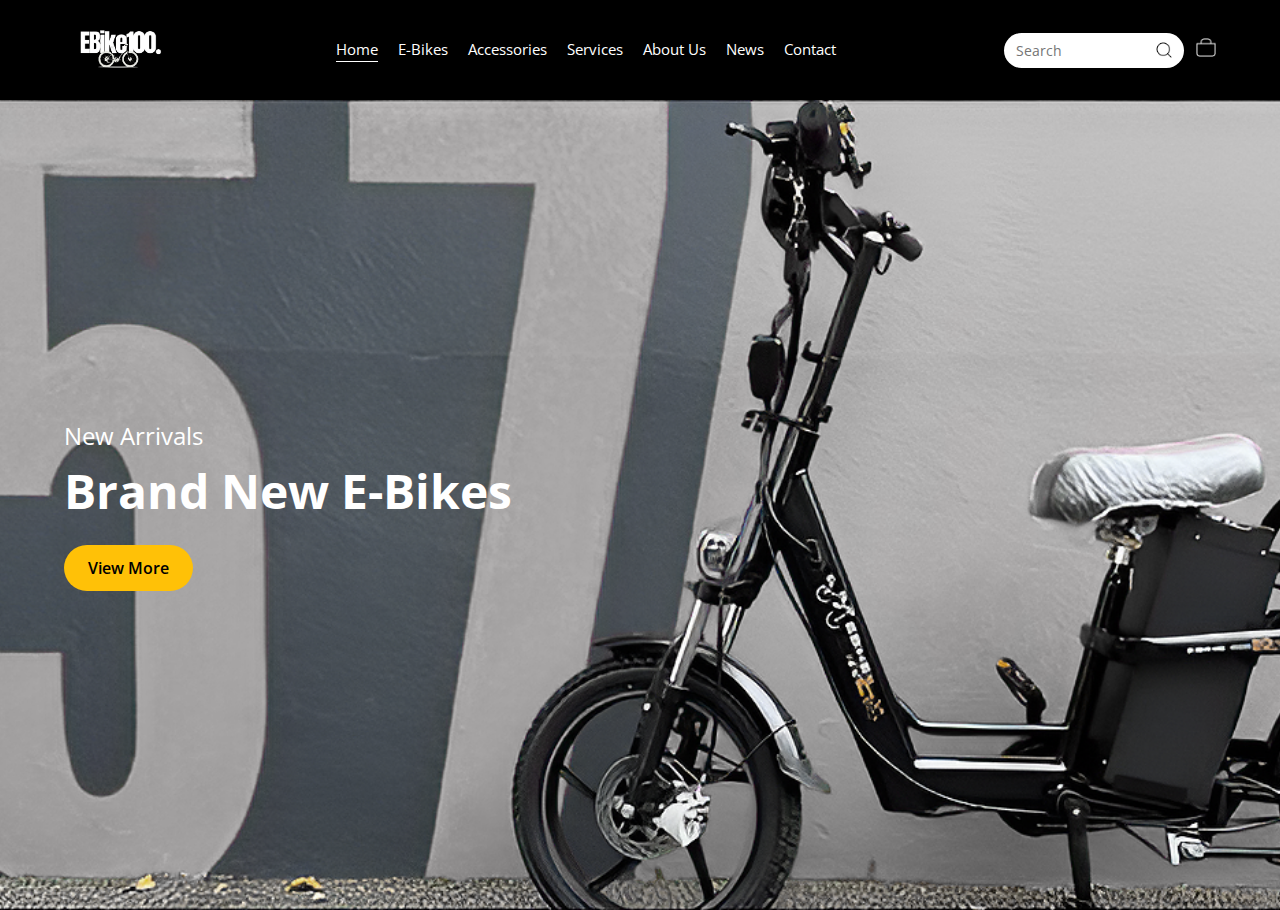
<file: index.html>
<!DOCTYPE html>
<html lang="en">
  <head>
    <meta charset="UTF-8" />
    <meta name="viewport" content="width=device-width, initial-scale=1.0" />
    <title>EBike100 — Shop The Best E-bikes</title>
    <link rel="stylesheet" href="views/homepage.css" />
    <link rel="stylesheet" href="main.css" />
    <link
      href="https://fonts.googleapis.com/css2?family=Open+Sans:ital,wght@0,300..800;1,300..800&display=swap"
      rel="stylesheet"
    />
  </head>
  <body>
    <header class="navbar">
      <div class="navbar-top">
        <div class="logo">
          <a href="index.html">
            <img
              src="assets/images/whiteLogo.png"
              alt="Logo Icon"
              class="logo-icon"
            />
          </a>
        </div>

        <!-- Cart and Hamburger Icon for Mobile -->
        <div class="navbar-icons">
          <div class="cart-icon-mobile">
            <a href="cart.html">
              <img
                src="assets/images/ShoppingCart.png"
                alt="Cart Icon"
                class="icon-sm cart-icon"
                id="cart-icon-mobile"
              />
            </a>
          </div>
          <div class="menu-toggle">☰</div>
        </div>
      </div>

      <nav class="nav-links">
        <a href="#" class="active">Home</a>
        <a href="views/productpage.html">E-Bikes</a>
        <a href="#">Accessories</a>
        <a href="#">Services</a>
        <a href="#">About Us</a>
        <a href="#">News</a>
        <a href="#">Contact</a>
      </nav>

      <div class="search-container">
        <form class="search-wrapper" id="search-form">
          <input type="text" id="search-input" placeholder="Search" />
          <button type="submit" class="search-btn">
            <img
              src="assets/images/SearchIcon.png"
              alt="Search Icon"
              class="icon-sm"
            />
          </button>
        </form>

        <!-- Cart Icon for Desktop -->
        <div class="cart-icon-desktop">
          <a href="views/cart.html">
            <img
              src="assets/images/ShoppingCart.png"
              alt="Cart Icon"
              class="icon-sm cart-icon"
              id="cart-icon-desktop"
            />
          </a>
        </div>
      </div>
    </header>

    <section class="hero-section">
      <div class="hero-content">
        <p class="subheading">New Arrivals</p>
        <h1>Brand New E-Bikes</h1>
        <a href="views/productpage.html">
          <button class="cta-button">View More</button>
        </a>
      </div>
    </section>

    <script src="views/homepage.js"></script>
    <script src="main.js"></script>
  </body>
</html>
</file>
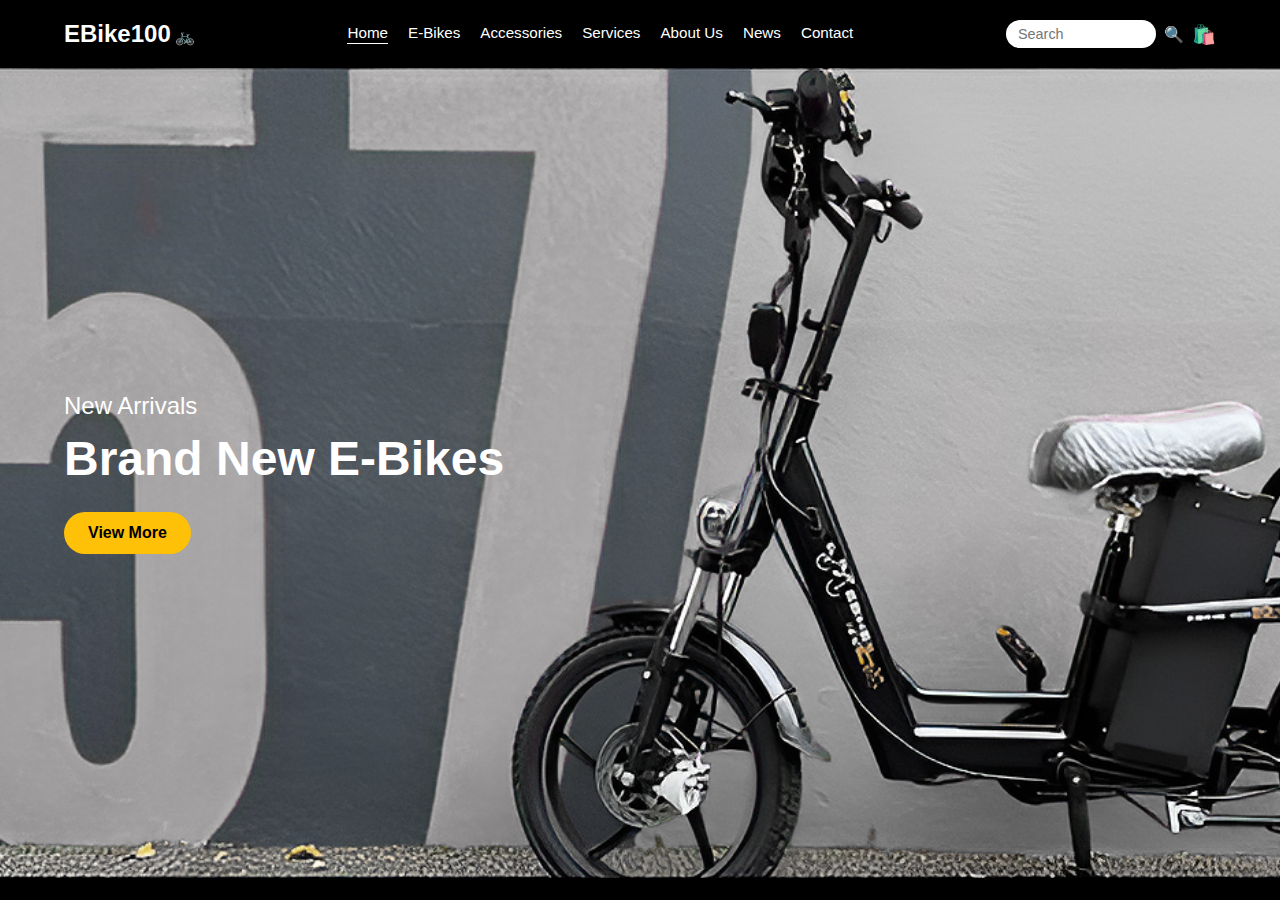
<file: EBike.html>
<!DOCTYPE html>
<html lang="en">
  <head>
    <meta charset="UTF-8" />
    <meta name="viewport" content="width=device-width, initial-scale=1.0" />
    <title>EBike100 — Shop The Best E-bikes</title>
    <link rel="stylesheet" href="views/homepage.css" />
  </head>
  <body>
    <header class="navbar">
      <div class="logo">EBike100<span class="logo-icon">🚲</span></div>
      <nav class="nav-links">
        <a href="#" class="active">Home</a>
        <a href="#">E-Bikes</a>
        <a href="#">Accessories</a>
        <a href="#">Services</a>
        <a href="#">About Us</a>
        <a href="#">News</a>
        <a href="#">Contact</a>
      </nav>
      <div class="search-container">
        <input type="text" placeholder="Search" />
        <button class="search-btn">🔍</button>
        <div class="cart-icon">🛍️</div>
      </div>
    </header>

    <section class="hero-section">
      <div class="hero-content">
        <p class="subheading">New Arrivals</p>
        <h1>Brand New E-Bikes</h1>
        <button class="cta-button">View More</button>
      </div>
    </section>

    <script src="views/homepage.js"></script>
  </body>
</html>
</file>
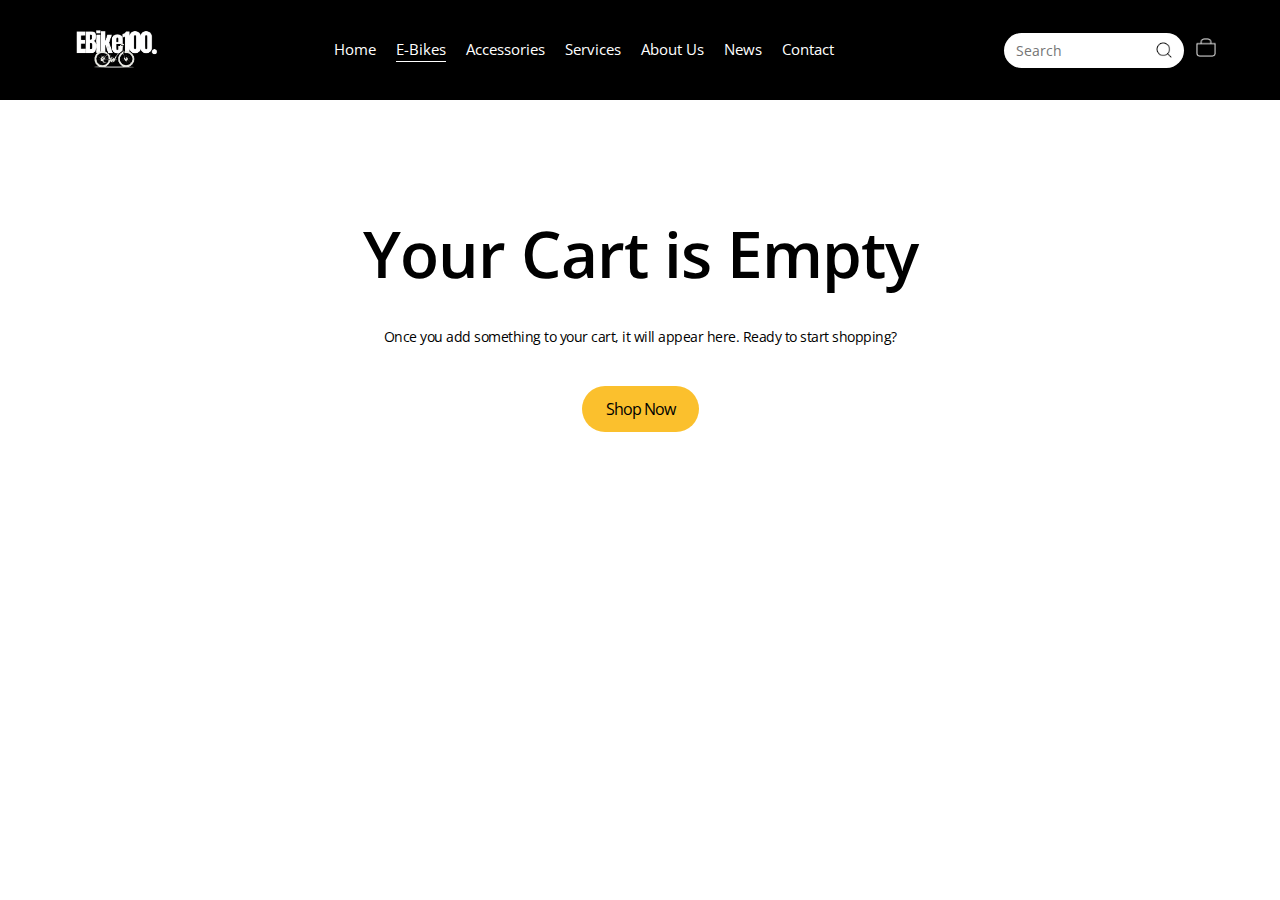
<file: views/cart.html>
<!DOCTYPE html>
<html lang="en">
  <head>
    <meta charset="UTF-8" />
    <meta name="viewport" content="width=device-width, initial-scale=1.0" />
    <title>EBike100 MK220</title>
    <link rel="stylesheet" href="cart.css" />
    <link rel="stylesheet" href="../main.css" />
    <link rel="preconnect" href="https://fonts.googleapis.com" />
    <link rel="preconnect" href="https://fonts.gstatic.com" crossorigin />
    <link
      href="https://fonts.googleapis.com/css2?family=Open+Sans:ital,wght@0,300..800;1,300..800&display=swap"
      rel="stylesheet"
    />
  </head>

  <body>
    <header class="navbar">
      <div class="navbar-top">
        <div class="logo">
          <a href="../index.html">
            <img
              src="../assets/images/whiteLogo.png"
              alt="Logo Icon"
              class="logo-icon"
            />
          </a>
        </div>

        <!-- Cart and Hamburger Icon for Mobile -->
        <div class="navbar-icons">
          <div class="cart-icon-mobile">
            <a href="cart.html">
              <img
                src="../assets/images/ShoppingCart.png"
                alt="Cart Icon"
                class="icon-sm cart-icon"
                id="cart-icon-mobile"
              />
            </a>
          </div>
          <div class="menu-toggle">☰</div>
        </div>
      </div>

      <nav class="nav-links">
        <a href="../index.html">Home</a>
        <a href="productpage.html" class="active">E-Bikes</a>
        <a href="#">Accessories</a>
        <a href="#">Services</a>
        <a href="#">About Us</a>
        <a href="#">News</a>
        <a href="#">Contact</a>
      </nav>

      <div class="search-container">
        <div class="search-wrapper">
          <input type="text" placeholder="Search" />
          <button class="search-btn">
            <img
              src="../assets/images/SearchIcon.png"
              alt="Search Icon"
              class="icon-sm"
            />
          </button>
        </div>

        <!-- Cart Icon for Desktop -->
        <div class="cart-icon-desktop">
          <a href="cart.html">
            <img
              src="../assets/images/ShoppingCart.png"
              alt="Cart Icon"
              class="icon-sm cart-icon"
              id="cart-icon-desktop"
            />
          </a>
        </div>
      </div>
    </header>

    <main id="cart-container" class="cart-container empty">
      <h2>Your Cart is Empty</h2>
      <p>
        Once you add something to your cart, it will appear here. Ready to start
        shopping?
      </p>
      <button
        class="shop-btn"
        onclick="window.location.href='productpage.html'"
      >
        Shop Now
      </button>
    </main>

    <script src="cart.js"></script>
    <script src="../main.js"></script>
  </body>
</html>
</file>
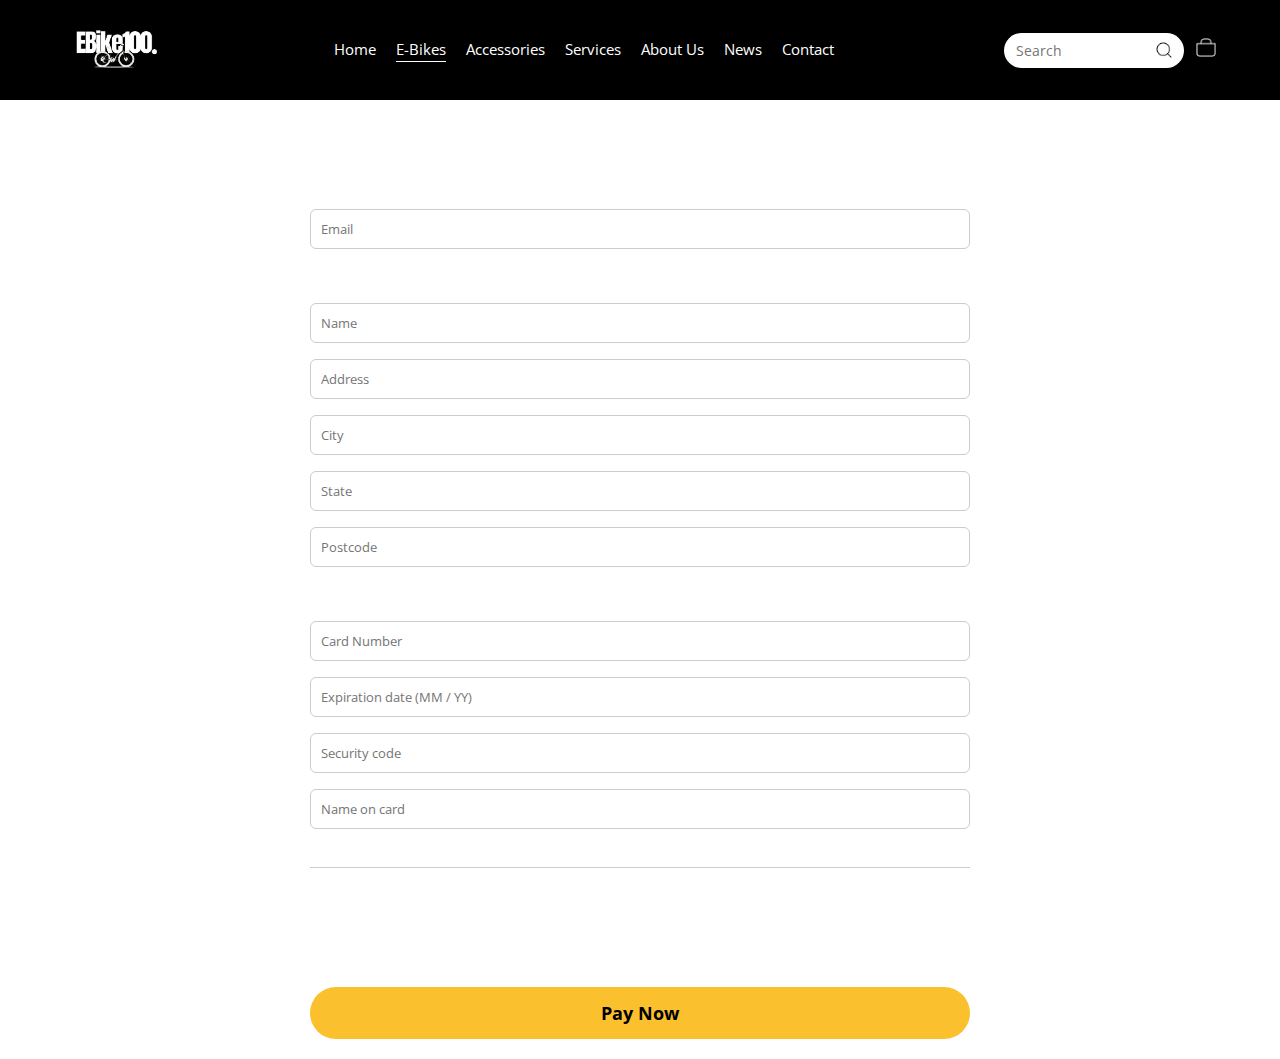
<file: views/checkout.html>
<!DOCTYPE html>
<html lang="en">
  <head>
    <meta charset="UTF-8" />
    <meta name="viewport" content="width=device-width, initial-scale=1.0" />
    <title>EBike100 MK220</title>
    <link rel="stylesheet" href="checkout.css" />
    <link rel="stylesheet" href="../main.css" />
    <link rel="preconnect" href="https://fonts.googleapis.com" />
    <link rel="preconnect" href="https://fonts.gstatic.com" crossorigin />
    <link
      href="https://fonts.googleapis.com/css2?family=Open+Sans:ital,wght@0,300..800;1,300..800&display=swap"
      rel="stylesheet"
    />
  </head>

  <body>
    <header class="navbar">
      <div class="navbar-top">
        <div class="logo">
          <a href="../Ebike.html">
            <img
              src="../assets/images/whiteLogo.png"
              alt="Logo Icon"
              class="logo-icon"
            />
          </a>
        </div>

        <!-- Cart and Hamburger Icon for Mobile -->
        <div class="navbar-icons">
          <div class="cart-icon-mobile">
            <a href="cart.html">
              <img
                src="../assets/images/ShoppingCart.png"
                alt="Cart Icon"
                class="icon-sm cart-icon"
                id="cart-icon-mobile"
              />
            </a>
          </div>
          <div class="menu-toggle">☰</div>
        </div>
      </div>

      <nav class="nav-links">
        <a href="../EBike.html">Home</a>
        <a href="productpage.html" class="active">E-Bikes</a>
        <a href="#">Accessories</a>
        <a href="#">Services</a>
        <a href="#">About Us</a>
        <a href="#">News</a>
        <a href="#">Contact</a>
      </nav>

      <div class="search-container">
        <div class="search-wrapper">
          <input type="text" placeholder="Search" />
          <button class="search-btn">
            <img
              src="../assets/images/SearchIcon.png"
              alt="Search Icon"
              class="icon-sm"
            />
          </button>
        </div>

        <!-- Cart Icon for Desktop -->
        <div class="cart-icon-desktop">
          <a href="cart.html">
            <img
              src="../assets/images/ShoppingCart.png"
              alt="Cart Icon"
              class="icon-sm cart-icon"
              id="cart-icon-desktop"
            />
          </a>
        </div>
      </div>
    </header>

    <!-- Checkout HTML -->

    <main class="checkout-container">
      <h1>Checkout</h1>

      <form id="checkout-form">
        <section>
          <label for="email">Contact</label>
          <input type="email" id="email" placeholder="Email" required />
        </section>

        <section>
          <label>Billing address</label>
          <input type="text" placeholder="Name" required />
          <input type="text" placeholder="Address" required />
          <input type="text" placeholder="City" required />
          <input type="text" placeholder="State" required />
          <input
            type="number"
            min="1000"
            max="9999"
            placeholder="Postcode"
            required
          />
        </section>

        <section>
          <label>Credit Card Details</label>
          <input
            type="numner"
            id="card-number"
            name="card-number"
            autocomplete="cc-number"
            maxlength="16"
            placeholder="Card Number"
            required
          />
          <input
            type="number"
            maxlength="4"
            placeholder="Expiration date (MM / YY)"
            required
          />
          <input
            type="number"
            maxlength="4"
            placeholder="Security code"
            required
          />
          <input type="text" placeholder="Name on card" required />
        </section>

        <div id="checkout-cart-summary">
          <!-- JS Populated Cart Items Here -->
        </div>

        <div class="checkout-totals">
          <div>
            <span>Subtotal</span><span id="checkout-subtotal">$0.00 AUD</span>
          </div>
          <div><span>Shipping</span><span>FREE</span></div>
          <div class="summary-total">
            <strong>Total</strong><strong id="checkout-total">$0.00 AUD</strong>
          </div>
        </div>

        <button type="submit" class="pay-btn">Pay Now</button>
      </form>
    </main>

    <script src="checkout.js"></script>
    <script src="../main.js"></script>
  </body>
</html>
</file>
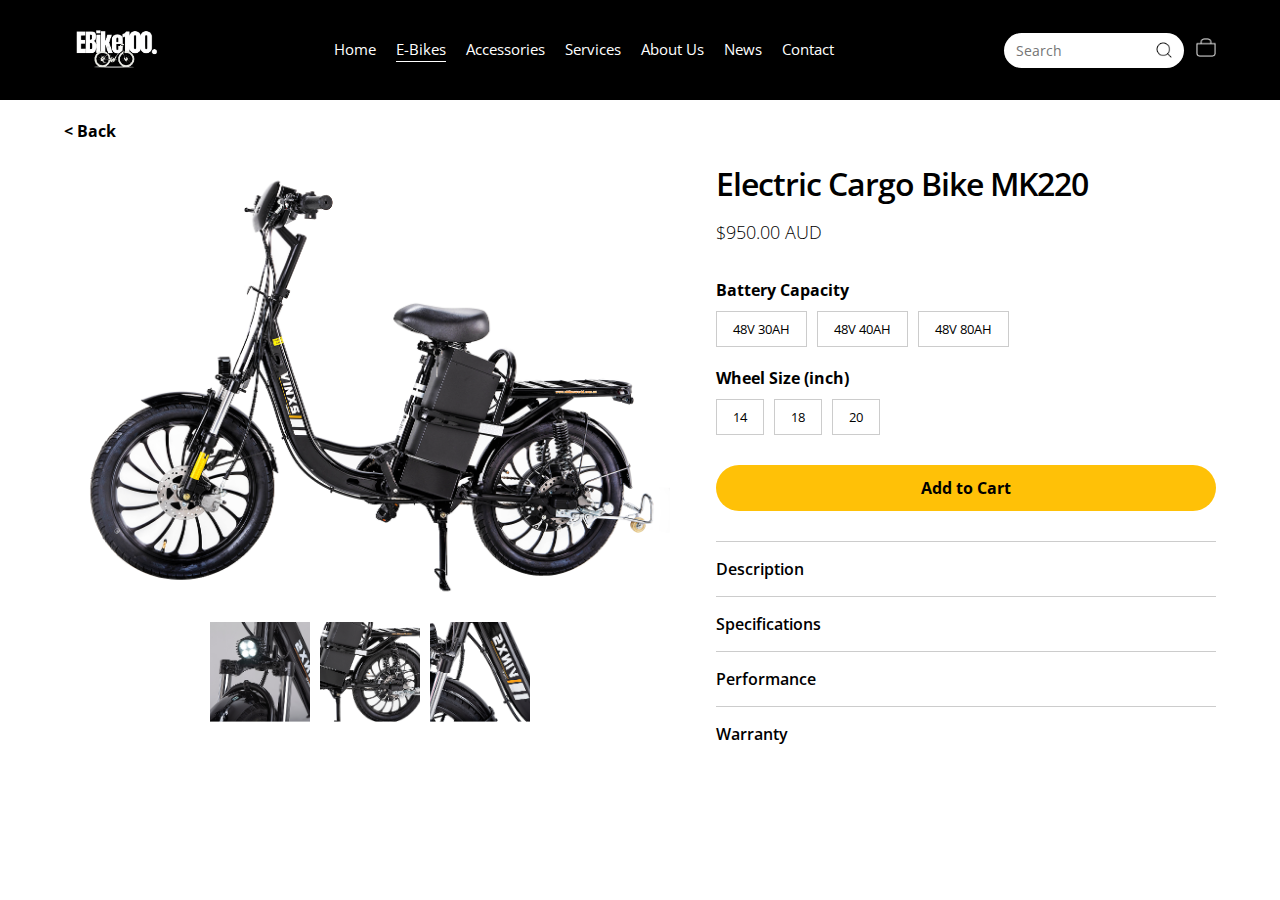
<file: views/MK220.html>
<!DOCTYPE html>
<html lang="en">
  <head>
    <meta charset="UTF-8" />
    <meta name="viewport" content="width=device-width, initial-scale=1.0" />
    <title>EBike100 MK220</title>
    <link rel="stylesheet" href="products.css" />
    <link rel="stylesheet" href="../main.css" />
    <link rel="preconnect" href="https://fonts.googleapis.com" />
    <link rel="preconnect" href="https://fonts.gstatic.com" crossorigin />
    <link
      href="https://fonts.googleapis.com/css2?family=Open+Sans:ital,wght@0,300..800;1,300..800&display=swap"
      rel="stylesheet"
    />
  </head>
  <body>
    <header class="navbar">
      <div class="navbar-top">
        <div class="logo">
          <a href="../Ebike.html">
            <img
              src="../assets/images/whiteLogo.png"
              alt="Logo Icon"
              class="logo-icon"
            />
          </a>
        </div>

        <div class="navbar-icons">
          <div class="cart-icon-mobile">
            <img
              src="../assets/images/ShoppingCart.png"
              alt="Cart Icon"
              class="icon-sm cart-icon"
            />
          </div>
          <div class="menu-toggle">☰</div>
        </div>
      </div>

      <nav class="nav-links">
        <a href="../EBike.html">Home</a>
        <a href="productpage.html" class="active">E-Bikes</a>
        <a href="#">Accessories</a>
        <a href="#">Services</a>
        <a href="#">About Us</a>
        <a href="#">News</a>
        <a href="#">Contact</a>
      </nav>

      <div class="search-container">
        <div class="search-wrapper">
          <input type="text" placeholder="Search" />
          <button class="search-btn">
            <img
              src="../assets/images/SearchIcon.png"
              alt="Search Icon"
              class="icon-sm"
            />
          </button>
        </div>
        <div class="cart-icon-desktop">
          <a href="cart.html">
            <img
              src="../assets/images/ShoppingCart.png"
              alt="Cart Icon"
              class="icon-sm cart-icon"
            />
          </a>
        </div>
      </div>
    </header>

    <main class="product-detail">
      <a href="productpage.html" class="back-link">&lt; Back</a>
      <div class="product-layout">
        <div class="product-gallery">
          <img
            src="../assets/images/MK220.png"
            alt="Main Product"
            class="main-img"
          />
          <div class="thumbnail-row">
            <img src="../assets/images/MK220_product1.png" alt="Thumb 1" />
            <img src="../assets/images/MK220_product2.png" alt="Thumb 2" />
            <img src="../assets/images/MK220_product3.png" alt="Thumb 3" />
          </div>
        </div>

        <div class="product-info">
          <h1>Electric Cargo Bike MK220</h1>
          <p class="price">$950.00 AUD</p>
          <div class="options">
            <label>Battery Capacity</label>
            <div class="option-group">
              <button>48V 30AH</button>
              <button>48V 40AH</button>
              <button>48V 80AH</button>
            </div>
            <label>Wheel Size (inch)</label>
            <div class="option-group">
              <button>14</button>
              <button>18</button>
              <button>20</button>
            </div>
          </div>

          <button class="add-to-cart">Add to Cart</button>
          <div class="accordion">
            <div class="accordion-item">
              <h3>Description</h3>
              <div class="content">Detailed product description...</div>
            </div>
            <div class="accordion-item">
              <h3>Specifications</h3>
              <div class="content">Specs...</div>
            </div>
            <div class="accordion-item">
              <h3>Performance</h3>
              <div class="content">Performance info...</div>
            </div>
            <div class="accordion-item">
              <h3>Warranty</h3>
              <div class="content">Warranty details...</div>
            </div>
          </div>
        </div>
      </div>
    </main>

    <script src="products.js"></script>
  </body>
</html>
</file>
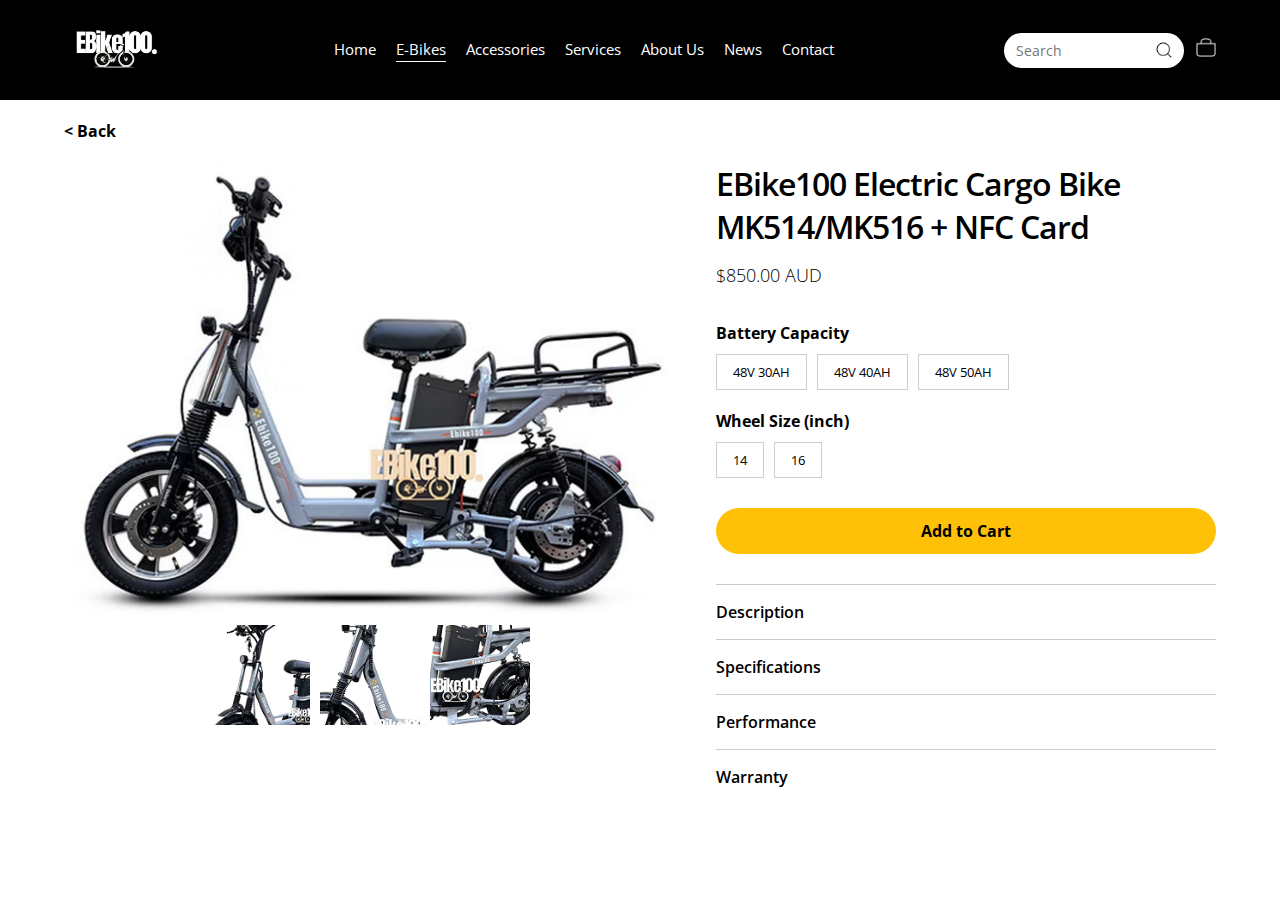
<file: views/MK514.html>
<!DOCTYPE html>
<html lang="en">
  <head>
    <meta charset="UTF-8" />
    <meta name="viewport" content="width=device-width, initial-scale=1.0" />
    <title>EBike100 MK514</title>
    <link rel="stylesheet" href="products.css" />
    <link rel="stylesheet" href="../main.css" />
    <link rel="preconnect" href="https://fonts.googleapis.com" />
    <link rel="preconnect" href="https://fonts.gstatic.com" crossorigin />
    <link
      href="https://fonts.googleapis.com/css2?family=Open+Sans:ital,wght@0,300..800;1,300..800&display=swap"
      rel="stylesheet"
    />
  </head>
  <body>
    <header class="navbar">
      <div class="navbar-top">
        <div class="logo">
          <a href="../index.html">
            <img
              src="../assets/images/whiteLogo.png"
              alt="Logo Icon"
              class="logo-icon"
            />
          </a>
        </div>

         <!-- Cart and Hamburger Icon for Mobile -->
        <div class="navbar-icons">
            <div class="cart-icon-mobile">
              <a href="cart.html">
              <img
                src="../assets/images/ShoppingCart.png"
                alt="Cart Icon"
                class="icon-sm cart-icon"
                id="cart-icon-mobile"
              />
            </a>
            </div>
          <div class="menu-toggle">☰</div>
        </div>
      </div>

      <nav class="nav-links">
        <a href="../index.html">Home
        <a href="productpage.html" class="active">E-Bikes</a>
        <a href="#">Accessories</a>
        <a href="#">Services</a>
        <a href="#">About Us</a>
        <a href="#">News</a>
        <a href="#">Contact</a>
      </nav>

      <div class="search-container">
        <div class="search-wrapper">
          <input type="text" placeholder="Search" />
          <button class="search-btn">
            <img
              src="../assets/images/SearchIcon.png"
              alt="Search Icon"
              class="icon-sm"
            />
          </button>
        </div>

         <!-- Cart Icon for Desktop -->
        <div class="cart-icon-desktop">
          <a href="cart.html">
            <img
              src="../assets/images/ShoppingCart.png"
              alt="Cart Icon"
              class="icon-sm cart-icon"
              id="cart-icon-desktop"
            />
          </a>
        </div>
      </div>
    </header>

    <main class="product-detail">
      <a href="productpage.html" class="back-link">&lt; Back</a>
      <div class="product-layout">
        <div class="product-gallery">
          <img
            src="../assets/images/MK514.png"
            alt="Main Product"
            class="main-img"
          />
          <div class="thumbnail-row">
            <img src="../assets/images/MK514_product1.png" alt="Thumb 1" />
            <img src="../assets/images/MK514_product2.png" alt="Thumb 2" />
            <img src="../assets/images/MK514_product3.png" alt="Thumb 3" />
          </div>
        </div>

        <div class="product-info">
          <h1>EBike100 Electric Cargo Bike MK514/MK516 + NFC Card</h1>
          <p class="price">$850.00 AUD</p>
          <div class="options">
            <label>Battery Capacity</label>
            <!-- Battery options -->
            <div class="option-group" id="battery-options">
              <button type="button" data-value="48V 30AH">48V 30AH</button>
              <button type="button" data-value="48V 40AH">48V 40AH</button>
              <button type="button" data-value="48V 50AH">48V 50AH</button>
            </div>
            <label>Wheel Size (inch)</label>
            <!-- Wheel size options -->
            <div class="option-group" id="wheel-options">
              <button type="button" data-value="14">14</button>
              <button type="button" data-value="16">16</button>
            </div>
          </div>

          <button onclick="handleAddToCart()" class="add-to-cart">
            Add to Cart
          </button>
          <div class="accordion">
            <div class="accordion-item">
              <h3>Description</h3>
              <div class="content">Detailed product description...</div>
            </div>
            <div class="accordion-item">
              <h3>Specifications</h3>
              <div class="content">Specs...</div>
            </div>
            <div class="accordion-item">
              <h3>Performance</h3>
              <div class="content">Performance info...</div>
            </div>
            <div class="accordion-item">
              <h3>Warranty</h3>
              <div class="content">Warranty details...</div>
            </div>
          </div>
        </div>
      </div>
    </main>

    <script src="products.js"></script>
    <script src="../main.js"></script>
  </body>
</html>
</file>
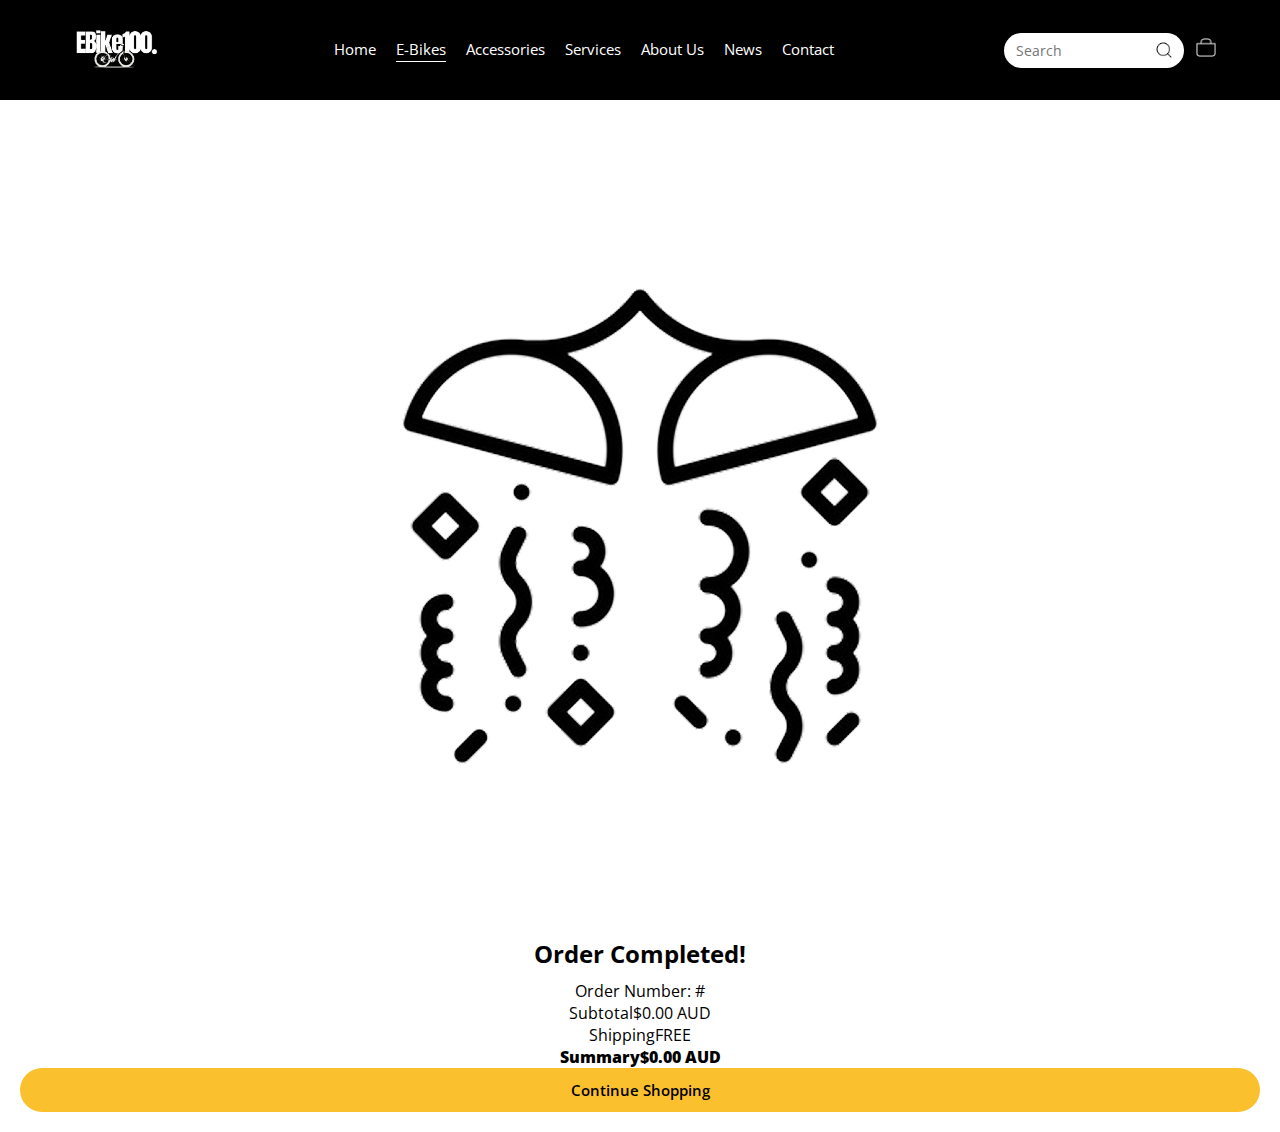
<file: views/orderconfirmation.html>
<!DOCTYPE html>
<html lang="en">
  <head>
    <meta charset="UTF-8" />
    <meta name="viewport" content="width=device-width, initial-scale=1.0" />
    <title>EBike100 MK220</title>
    <link rel="stylesheet" href="orderconfirmation.css" />
    <link rel="stylesheet" href="../main.css" />
    <link rel="preconnect" href="https://fonts.googleapis.com" />
    <link rel="preconnect" href="https://fonts.gstatic.com" crossorigin />
    <link
      href="https://fonts.googleapis.com/css2?family=Open+Sans:ital,wght@0,300..800;1,300..800&display=swap"
      rel="stylesheet"
    />
  </head>

  <body>
    <header class="navbar">
      <div class="navbar-top">
        <div class="logo">
          <a href="../Ebike.html">
            <img
              src="../assets/images/whiteLogo.png"
              alt="Logo Icon"
              class="logo-icon"
            />
          </a>
        </div>

        <!-- Cart and Hamburger Icon for Mobile -->
        <div class="navbar-icons">
          <div class="cart-icon-mobile">
            <a href="cart.html">
              <img
                src="../assets/images/ShoppingCart.png"
                alt="Cart Icon"
                class="icon-sm cart-icon"
                id="cart-icon-mobile"
              />
            </a>
          </div>
          <div class="menu-toggle">☰</div>
        </div>
      </div>

      <nav class="nav-links">
        <a href="../EBike.html">Home</a>
        <a href="productpage.html" class="active">E-Bikes</a>
        <a href="#">Accessories</a>
        <a href="#">Services</a>
        <a href="#">About Us</a>
        <a href="#">News</a>
        <a href="#">Contact</a>
      </nav>

      <div class="search-container">
        <div class="search-wrapper">
          <input type="text" placeholder="Search" />
          <button class="search-btn">
            <img
              src="../assets/images/SearchIcon.png"
              alt="Search Icon"
              class="icon-sm"
            />
          </button>
        </div>

        <!-- Cart Icon for Desktop -->
        <div class="cart-icon-desktop">
          <a href="cart.html">
            <img
              src="../assets/images/ShoppingCart.png"
              alt="Cart Icon"
              class="icon-sm cart-icon"
              id="cart-icon-desktop"
            />
          </a>
        </div>
      </div>
    </header>

    <!-- Order Confirmation HTML -->

    <main class="confirmation-container">
      <img
        src="../assets/images/OrderConfirmation.png"
        alt="Celebration"
        class="icon"
      />
      <h1>Order Completed!</h1>
      <p>
        <span class="order-label">Order Number:</span> #<span
          id="order-id"
        ></span>
      </p>

      <div class="summary-block">
        <div>
          <span>Subtotal</span><span id="confirm-subtotal">$0.00 AUD</span>
        </div>
        <div><span>Shipping</span><span>FREE</span></div>
        <div class="summary-total">
          <strong>Summary</strong><strong id="confirm-total">$0.00 AUD</strong>
        </div>
      </div>

      <button
        onclick="window.location.href='productpage.html'"
        class="continue-btn"
      >
        Continue Shopping
      </button>
    </main>

    <script src="orderconfirmation.js"></script>
    <script src="../main.js"></script>
  </body>
</html>
</file>
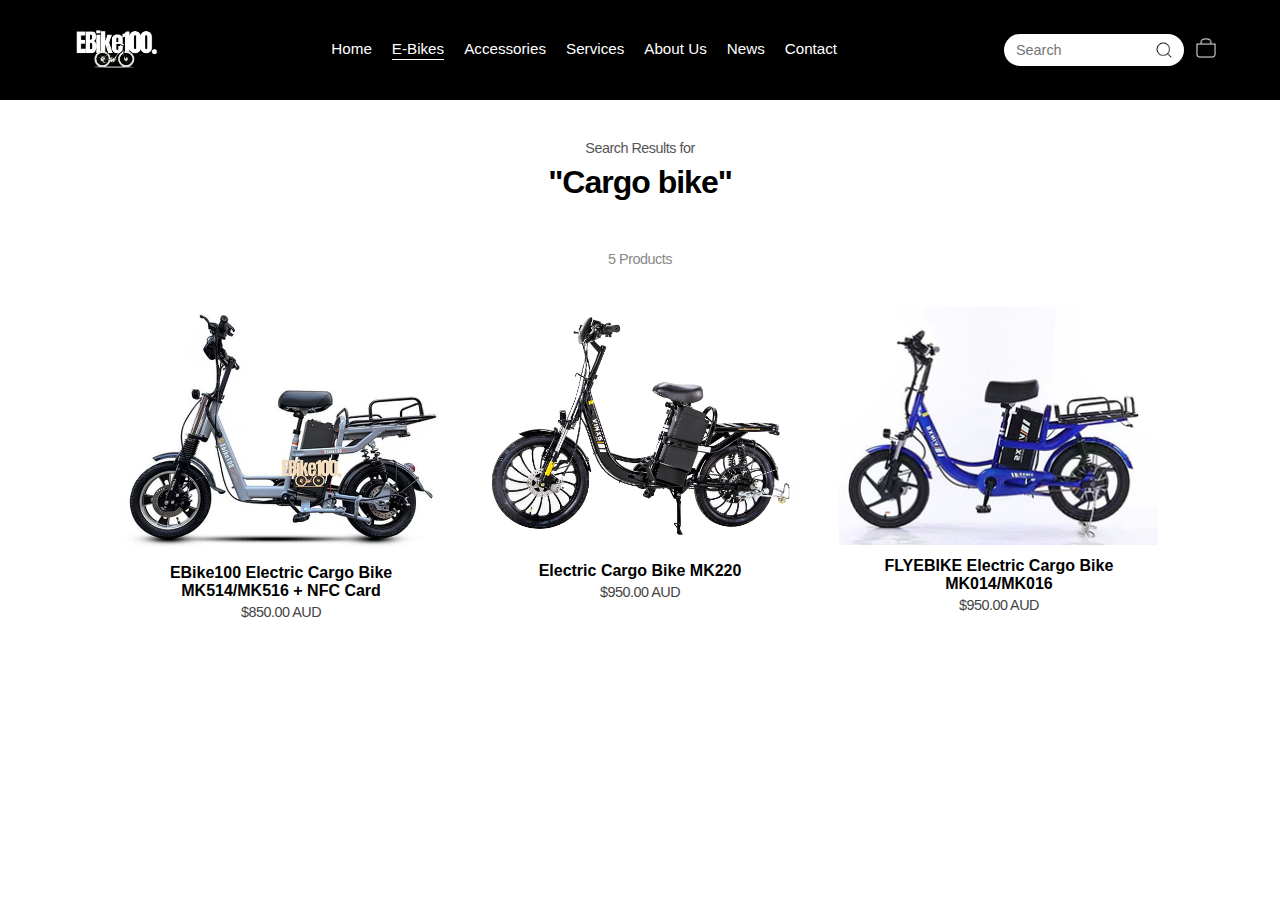
<file: views/productpage.html>
<!DOCTYPE html>
<html lang="en">
  <head>
    <meta charset="UTF-8" />
    <meta name="viewport" content="width=device-width, initial-scale=1.0" />
    <title>Search Results – EBike100</title>
    <link rel="stylesheet" href="productpage.css" />
    <link rel="stylesheet" href="../main.css" />
  </head>
  <body>
    <header class="navbar">
      <div class="navbar-top">
        <div class="logo">
          <a href="../Ebike.html">
            <img
              src="../assets/images/whiteLogo.png"
              alt="Logo Icon"
              class="logo-icon"
            />
          </a>
        </div>

        <div class="navbar-icons">
          <div class="cart-icon-mobile">
            <img
              src="../assets/images/ShoppingCart.png"
              alt="Cart Icon"
              class="icon-sm cart-icon"
            />
          </div>
          <div class="menu-toggle">☰</div>
        </div>
      </div>

      <nav class="nav-links">
        <a href="../EBike.html">Home</a>
        <a href="productpage.html" class="active">E-Bikes</a>
        <a href="#">Accessories</a>
        <a href="#">Services</a>
        <a href="#">About Us</a>
        <a href="#">News</a>
        <a href="#">Contact</a>
      </nav>

      <div class="search-container">
        <div class="search-wrapper">
          <input type="text" placeholder="Search" />
          <button class="search-btn">
            <img
              src="../assets/images/SearchIcon.png"
              alt="Search Icon"
              class="icon-sm"
            />
          </button>
        </div>
        <div class="cart-icon-desktop">
          <img
            src="../assets/images/ShoppingCart.png"
            alt="Cart Icon"
            class="icon-sm cart-icon"
          />
        </div>
      </div>
    </header>

    <main class="product-results">
      <p class="search-label">Search Results for</p>
      <h2 class="search-query">"Cargo bike"</h2>
      <p class="result-count">5 Products</p>

      <div class="product-grid">
        <div class="product-card">
          <a href="MK514.html">
            <img src="../assets/images/MK514.png" alt="Product 1" />
            <h3>EBike100 Electric Cargo Bike MK514/MK516 + NFC Card</h3>
          </a>
          <p>$850.00 AUD</p>
        </div>
        <div class="product-card">
          <a href="MK220.html">
            <img src="../assets/images/MK220.png" alt="Product 2" />
            <h3>Electric Cargo Bike MK220</h3>
            <p>$950.00 AUD</p>
          </a>
        </div>
        <div class="product-card">
          <img src="../assets/images/MK014.png" alt="Product 3" />
          <h3>FLYEBIKE Electric Cargo Bike MK014/MK016</h3>
          <p>$950.00 AUD</p>
        </div>
      </div>
    </main>
    <script src="productpage.js"></script>
    <script src="../main.js"></script>
  </body>
</html>
</file>
<file: views/homepage.css>
* {
  margin: 0;
  padding: 0;
  box-sizing: border-box;
  font-family: "Segoe UI", sans-serif;
}

body {
  background-color: #000;
  color: #fff;
}

/* ============ NAVBAR ============ */
.navbar {
  background-color: #000;
  color: #fff;
  padding: 20px 5%;
  display: flex;
  align-items: center;
  justify-content: space-between;
  flex-wrap: wrap;
  position: relative;
}

.logo {
  font-size: 1.5rem;
  font-weight: bold;
}

.logo-icon {
  font-size: 1rem;
  margin-left: 4px;
}

.nav-links {
  display: flex;
  gap: 20px;
}

.nav-links a {
  color: #fff;
  text-decoration: none;
  font-size: 0.95rem;
  padding-bottom: 2px;
}

.nav-links a.active {
  border-bottom: 1px solid #fff;
}

.search-container {
  display: flex;
  align-items: center;
  gap: 8px;
}

.search-container input {
  padding: 6px 12px;
  border-radius: 20px;
  border: none;
  outline: none;
  font-size: 0.9rem;
  width: 150px;
}

.search-btn {
  background: none;
  border: none;
  color: white;
  font-size: 1rem;
  cursor: pointer;
}

.cart-icon {
  font-size: 1.2rem;
}

.menu-toggle {
  display: none;
  font-size: 1.5rem;
  cursor: pointer;
}

/* ============ HERO SECTION ============ */
.hero-section {
  background-image: url("../assets/images/background.png");
  background-size: cover;
  background-position: center;
  min-height: 90vh;
  display: flex;
  align-items: center;
  padding: 0 5%;
  position: relative;
}

.hero-content {
  max-width: 500px;
  color: #fff;
}

.subheading {
  font-size: 1.5rem;
  margin-bottom: 10px;
}

.hero-content h1 {
  font-size: 3rem;
  font-weight: 700;
  margin-bottom: 25px;
  line-height: 1.2;
}

.cta-button {
  background-color: #ffc107;
  border: none;
  padding: 12px 24px;
  font-size: 1rem;
  font-weight: 600;
  color: black;
  border-radius: 30px;
  cursor: pointer;
  transition: background-color 0.3s ease;
}

.cta-button:hover {
  background-color: #e6ac00;
}

/* ============ RESPONSIVE MEDIA QUERIES ============ */

@media (max-width: 1024px) {
  .hero-content h1 {
    font-size: 2.5rem;
  }
  .subheading {
    font-size: 1.25rem;
  }
}

@media (max-width: 768px) {
  .navbar {
    flex-direction: column;
    align-items: flex-start;
  }

  .nav-links {
    flex-direction: column;
    width: 100%;
    margin-top: 10px;
    display: none;
  }

  .nav-links a {
    padding: 10px 0;
  }

  .search-container {
    margin-top: 10px;
    width: 100%;
    justify-content: space-between;
  }

  .menu-toggle {
    display: block;
  }

  .navbar.open .nav-links {
    display: flex;
  }

  .hero-content h1 {
    font-size: 2rem;
  }

  .subheading {
    font-size: 1.1rem;
  }

  .cta-button {
    padding: 10px 20px;
    font-size: 0.95rem;
  }
}

@media (max-width: 480px) {
  .hero-section {
    padding: 0 8%;
    text-align: left;
  }

  .hero-content h1 {
    font-size: 1.8rem;
  }

  .subheading {
    font-size: 1rem;
  }

  .cta-button {
    padding: 10px 18px;
    font-size: 0.85rem;
  }

  .search-container input {
    width: 100px;
  }
}
</file>
<file: main.css>
.open-sans {
  font-family: "Open Sans", sans-serif;
  font-optical-sizing: auto;
  font-weight: 200;
  font-style: normal;
  font-variation-settings: "wdth" 100;
}

/* === DEFAULT CSS === */

* {
  margin: 0;
  padding: 0;
  box-sizing: border-box;
  font-family: "Open Sans", sans-serif;
}

body {
  background-color: #ffffff;
  color: #fff;
}

/* Navbar */

.navbar {
  background-color: #000;
  color: #fff;
  padding: 20px 5%;
  display: flex;
  align-items: center;
  justify-content: space-between;
  flex-wrap: wrap;
  position: relative;
}

.logo {
  display: flex;
  align-items: center;
  gap: 8px;
}

.logo-icon {
  width: auto;
  height: 60px;
  max-height: 60px;
  object-fit: contain;
  display: block;
}

.nav-links {
  display: flex;
  gap: 20px;
}

.nav-links a {
  color: #fff;
  text-decoration: none;
  font-size: 0.95rem;
  padding-bottom: 2px;
}

.nav-links a.active {
  border-bottom: 1px solid #fff;
}

/* === Search Container === */
.search-container {
  display: flex;
  align-items: center;
  gap: 12px;
}

.search-wrapper {
  position: relative;
  display: flex;
  align-items: center;
  width: 180px;
}

.search-wrapper input {
  width: 100%;
  padding: 8px 36px 8px 12px;
  border-radius: 20px;
  border: none;
  outline: none;
  font-size: 0.9rem;
  background-color: #fff;
  color: #000;
}

.search-btn {
  position: absolute;
  right: 10px;
  background: none;
  border: none;
  padding: 0;
  cursor: pointer;
  display: flex;
  align-items: center;
  justify-content: center;
}

.icon-sm {
  width: 20px;
  height: 20px;
  object-fit: contain;
}

.menu-toggle {
  display: none;
  font-size: 1.5rem;
  cursor: pointer;
  background: none;
  border: none;
}

.cart-icon-mobile {
  display: none;
}

/* === RESPONSIVE SCREEN QUERIES === */

@media (max-width: 1024px) {
  .hero-content h1 {
    font-size: 2.5rem;
  }

  .subheading {
    font-size: 1.25rem;
  }
}

/* Hamburger icon contents */
@media (max-width: 768px) {
  .navbar {
    flex-direction: column;
    align-items: flex-start;
  }

  .navbar-top {
    display: flex;
    justify-content: space-between;
    align-items: center;
    width: 100%;
  }

  .navbar-icons {
    display: flex;
    align-items: center;
    gap: 16px;
  }

  .nav-links {
    flex-direction: column;
    width: 100%;
    margin-top: 10px;
    display: none;
    flex-wrap: wrap;
  }

  .navbar.open .nav-links {
    display: flex;
    align-items: flex-end;
  }

  .search-container {
    flex-direction: column;
    width: 100%;
    margin-top: 10px;
    display: none; /* hidden by default on mobile */
  }

  .navbar.open .search-container {
    display: flex; /* shown on hamburger toggle */
    align-items: flex-end;
  }

  .search-wrapper {
    display: flex;
    width: 80%; /* size of search bar */
  }

  .cart-icon-desktop {
    display: none;
    align-items: center;
  }

  .cart-icon-mobile {
    display: block;
  }

  .menu-toggle {
    display: block;
    cursor: pointer;
    background: none;
    border: none;
  }

  .hero-content h1 {
    font-size: 2rem;
  }

  .subheading {
    font-size: 1.1rem;
  }

  .cta-button {
    padding: 10px 20px;
    font-size: 0.95rem;
  }
}
</file>
<file: views/cart.css>
main {
  font-family: "Open Sans", sans-serif;
  background-color: #ffffff;
  color: #000000;
}

.cart-container {
  padding: 30px;
  text-align: center;
}

/* Empty Cart Text */
.cart-container.empty h2 {
  font-size: 4em;
  font-weight: 600;
  letter-spacing: -1px;
  margin-top: 80px;
  margin-bottom: 30px;
}

.cart-container.empty p {
  font-size: 0.9rem;
  font-weight: 400;
  letter-spacing: -0.5px;
}

.cart-container.empty button {
  margin: 40px 10px;
}

.shop-btn {
  letter-spacing: -1px;
  margin-top: 20px;
  background: #fbc02d;
  border: none;
  padding: 12px 24px;
  font-size: 16px;
  border-radius: 25px;
  cursor: pointer;
}

/* Full Cart Text */

.cart-container.full {
  max-width: 1000px;
  margin: 0 auto;
}

.cart-container.full .cart-items {
  display: flex;
  flex-direction: column;
  gap: 30px;
}

.cart-container.full h2 {
  font-size: 2rem; /* Bigger font */
  font-weight: 600;
  letter-spacing: -1px; /* Tighter kerning */
  margin-top: 20px;
  margin-bottom: 50px;
  padding: 10px 0;
  text-align: left;
}

.cart-item {
  display: flex;
  flex-direction: row;
  align-items: flex-start;
  padding-bottom: 20px;
  justify-content: space-between;
  padding-bottom: 20px;
  max-width: 3000px; /* limit width */
  gap: 20px;
}

.cart-item-img {
  flex: 0 0 auto;
}

.cart-item-img img {
  width: 100%;
  max-width: 180px;
  height: auto;
  object-fit: contain;
  margin-right: 40px;
}

.cart-item-details {
  flex: 1;
  text-align: left;
  display: flex;
  flex-direction: column;
  gap: 20px; /* space between each section */
  font-size: 1rem;
  font-weight: 400;
  text-align: left;
}

.cart-item-details a {
  display: inline-block;
  color: #333;
  text-decoration: underline;
  cursor: pointer;
}

.cart-item-specs {
  font-family: "Open Sans", sans-serif;
  font-size: 0.8rem; /* Slightly smaller for specs */
  color: #555;
  margin-bottom: 10px; /* Space below specs */
}

.cart-item-remove {
  font-size: 0.8rem;
}

.cart-item-summary {
  display: flex;
  flex-direction: column;
  align-items: flex-end;
  justify-content: center;
  gap: 8px;
}

.cart-summary {
  margin-top: 40px;
  border-top: 2px solid black;
  padding-top: 20px;
  text-align: right;
}

.checkout-btn {
  margin-top: 20px;
  background: #fbc02d;
  border: none;
  padding: 12px 24px;
  font-size: 16px;
  border-radius: 25px;
  cursor: pointer;
}

.quantity-select {
  margin-bottom: 8px;
  padding: 4px 8px;
  font-size: 0.9rem;
}

.item-price {
  font-size: 0.9rem;
  font-weight: 300;
}

/* Spacing between quantity select and item price */
.qty-price {
  display: flex;
  justify-content: flex-start;
  gap: 40px;
}

@media (max-width: 768px) {
  .cart-container.empty h2 {
    font-size: 2.2em;
    font-weight: 600;
    letter-spacing: -1px;
    margin-top: 40px;
    margin-bottom: 30px;
  }

  .cart-container {
    padding: 16px;
  }

  .cart-container.full h2 {
    font-size: 1.4rem;
    margin-bottom: 30px;
    text-align: left;
  }

  .cart-item {
    flex-direction: row; /* keep side-by-side layout */
    align-items: flex-start;
    justify-content: space-between;
    gap: 10px;
    padding-bottom: 20px;
  }

  .cart-item-img img {
    max-width: 100px;
    height: auto;
    margin-right: 20px;
    object-fit: contain;
  }

  .cart-item-details {
    font-size: 0.7rem;
    gap: 8px;
    flex: 1;
    margin-right: 10px;
  }

  .cart-item-specs {
    font-size: 0.5rem;
  }

  .cart-item-remove {
    font-size: 0.5rem;
  }

  .qty-price {
    display: flex;
    flex-direction: column;
    align-items: flex-end;
    gap: 8px;
    font-size: 0.8rem;
  }

  .quantity-select {
    width: 60px;
    font-size: 0.75rem;
    padding: 4px 6px;
  }

  .item-price {
    font-size: 0.6rem;
    font-weight: 400;
  }

  .cart-summary {
    padding-top: 20px;
    margin-top: 40px;
    border-top: 1px solid #000;
    text-align: right;
  }

  .cart-summary div {
    display: flex;
    justify-content: space-between;
    font-size: 0.9rem;
    margin-bottom: 10px;
  }

  .checkout-btn {
    width: 100%;
    font-size: 1rem;
    padding: 12px 0;
  }
}
</file>
<file: views/checkout.css>
.checkout-container,
.confirmation-container {
  padding: 20px;
  max-width: 500px;
  margin: auto;
  text-align: left;
}

h1 {
  font-size: 1.6rem;
  margin-bottom: 1rem;
}

form input {
  width: 100%;
  margin: 8px 0;
  padding: 10px;
  border: 1px solid #ccc;
  border-radius: 6px;
}

section label {
  font-weight: bold;
  display: block;
  margin-top: 16px;
}

.checkout-totals,
.summary-block {
  margin-top: 30px;
  border-top: 1px solid #ccc;
  padding-top: 16px;
  font-size: 0.9rem;
}

.checkout-totals div,
.summary-block div {
  display: flex;
  justify-content: space-between;
  margin: 4px 0;
}

.summary-total {
  font-weight: bold;
  margin-top: 12px;
}

.pay-btn,
.continue-btn {
  margin-top: 30px;
  width: 100%;
  padding: 14px;
  background: #fbc02d;
  border: none;
  border-radius: 30px;
  font-size: 1rem;
  font-weight: bold;
  cursor: pointer;
}

.icon {
  display: block;
  margin: 40px auto 20px;
  width: 100px;
  height: auto;
  object-fit: contain;
  text-align: center;
}

@media (min-width: 769px) {
  .checkout-container,
  .confirmation-container {
    max-width: 700px;
  }

  h1 {
    font-size: 2rem;
  }

  .pay-btn,
  .continue-btn {
    font-size: 1.1rem;
  }
}
</file>
<file: views/products.css>
main {
  font-family: "Open Sans", sans-serif;
  margin: 0;
  padding: 0;
  color: #000;
  background-color: #fff;
}

.back-link {
  display: block;
  margin: 20px 5%;
  color: #000;
  font-weight: bold;
  text-decoration: none;
}

.back-link:hover {
  color: gray;
}

.product-layout {
  display: flex;
  align-items: flex-start; /* aligns top of image with top of info */
  gap: 40px;
  padding: 0 5%;
  flex-wrap: nowrap;
}

.product-gallery {
  flex: 1;
  display: flex;
  flex-direction: column;
  align-items: center; /* center thumbnails below image */
  justify-content: flex-start;
}

.main-img {
  width: 100%;
  max-width: 200px;
  height: auto;
  object-fit: contain;
}

.product-gallery img.main-img {
  width: 100%;
  max-width: 600px;
}

.thumbnail-row {
  display: flex;
  justify-content: center;
  gap: 10px;
  margin-top: 10px;
}

.thumbnail-row img {
  width: 100px;
  height: 100px;
  object-fit: cover;
  transition: transform 0.3s ease;
  cursor: pointer;
}

.thumbnail-row img:hover {
  transform: scale(1.05);
}

.product-info {
  display: flex;
  flex-direction: column;
  flex: 1;
  font-weight: 300;
  max-width: 500px;
}

.product-info h1 {
  font-weight: 600;
  letter-spacing: -1px;
}

.price {
  font-size: 1.1rem;
  margin: 15px 0;
}

.options label {
  display: block;
  margin-top: 20px;
  font-weight: bold;
}

.option-group {
  display: flex;
  gap: 10px;
  margin-top: 5px;
}

.option-group button {
  border: 1px solid #ccc;
  margin-top: 5px;
  background: #fff;
  padding: 8px 16px;
  cursor: pointer;
}

.add-to-cart {
  margin-top: 30px;
  margin-bottom: 30px;
  padding: 12px;
  width: 100%;
  background-color: #ffc107;
  border: none;
  font-size: 1rem;
  font-weight: bold;
  border-radius: 30px;
  cursor: pointer;
}

.accordion-item {
  border-top: 1px solid #ccc;
  padding: 16px 0;
}

.accordion-item h3 {
  font-weight: 600;
  font-size: 1rem;
  cursor: pointer;
}

.accordion-item .content {
  font-size: 0.8rem;
  margin-top: 10px;
  display: none;
}

@media (max-width: 768px) {
  .product-layout {
    flex-direction: column;
    align-items: center;
  }

  .product-info {
    width: 90%;
    max-width: 100%;
  }

  .product-gallery img.main-img {
    width: 80%;
    max-width: 400px;
  }

  .product-info h1 {
    font-size: 1.25rem; /* or adjust to your preference */
    line-height: 1.4;
  }

  .product-info label {
    font-size: 0.75rem; /* or adjust to your preference */
    line-height: 1.4;
  }

  .product-info .price {
    font-size: 0.9rem;
    margin-top: 10px;
  }

  .accordion h3 {
    font-size: 1rem;
  }

  .accordion .content {
    font-size: 0.9rem;
    line-height: 1.4;
  }

  .option-group {
    display: flex;
    justify-content: space-between;
    gap: 8px;
  }

  .option-group button {
    flex: 1;
    font-size: 0.6rem;
    padding: 10px 0;
    margin-top: 5px;
    text-align: center;
    min-width: 0; /* prevents overflow */
  }

  .thumbnail-row img {
    width: 60px;
    height: 60px; /* thumbnail image size */
    object-fit: cover;
    cursor: pointer;
  }

  .accordion-item h3 {
    font-size: 0.9rem;
    cursor: pointer;
  }

  .accordion-item .content {
    font-size: 0.8rem;
    margin-top: 10px;
    display: none;
  }

  .back-link {
    font-size: 0.8rem;
  }
}
</file>
<file: views/orderconfirmation.css>
* {
  margin: 0;
  padding: 0;
  box-sizing: border-box;
  font-family: "Open Sans", sans-serif;
}

main {
  background-color: #ffffff;
  color: #000000;
}

.confirmation-container {
  padding: 20px;
  text-align: center;
}

.confirmation-icon {
  width: 100px;
  margin: 40px auto 20px;
}

h1 {
  font-size: 1.5rem;
  margin-bottom: 10px;
}

.order-number {
  font-size: 0.9rem;
  color: #555;
  margin-bottom: 30px;
}

hr {
  border: none;
  border-top: 1px solid #ccc;
  margin: 20px 0;
}

.confirmation-summary {
  font-size: 0.9rem;
  text-align: left;
  margin-bottom: 30px;
}

.confirmation-summary div {
  display: flex;
  justify-content: space-between;
  margin-bottom: 10px;
}

.summary-total {
  font-weight: 600;
}

.continue-btn {
  width: 100%;
  padding: 12px 0;
  background-color: #fbc02d;
  border: none;
  border-radius: 30px;
  font-weight: 600;
  font-size: 0.95rem;
  cursor: pointer;
}
</file>
<file: views/productpage.css>
* {
  margin: 0;
  padding: 0;
  box-sizing: border-box;
  font-family: "Open Sans", sans-serif;
}

main {
  background-color: #ffffff;
  color: #000000;
}

/* Product Results */
.product-results {
  padding: 40px 5%;
  text-align: center;
}

.product-results h2 {
  font-weight: 600;
  letter-spacing: -1px;
  margin-bottom: 50px;
}

.product-results p {
  font-weight: 400;
  letter-spacing: -0.5px;
}

.search-label {
  font-size: 0.9rem;
  color: #555;
  margin-bottom: 8px;
}

.search-query {
  font-size: 2rem;
  margin-bottom: 6px;
}

.result-count {
  font-size: 0.9rem;
  color: #888;
  margin-bottom: 40px;
}

.product-grid {
  display: grid;
  grid-template-columns: repeat(auto-fit, minmax(250px, 1fr));
  gap: 40px;
  justify-content: center;
  padding: 0 5%;
}

.product-card {
  display: flex;
  flex-direction: column;
  align-items: center;
  cursor: pointer;
}

.product-card a {
  text-decoration: none; /* Removes underline */
  color: black; /* Changes blue link text to black */
}

.product-card img {
  width: 100%;
  max-width: 400px;
  border-radius: 6px;
  margin-bottom: 12px;
  transition: transform 0.3s ease;
  border-radius: 4px;
}

.product-card:hover img {
  transform: scale(1.05);
}

.product-card h3 {
  font-size: 1rem;
  margin-bottom: 4px;
  text-align: center;
}

.product-card p {
  font-size: 0.9rem;
  color: #444;
}

@media (max-width: 768px) {
  .product-card img {
    width: 100%;
    max-width: 300px;
    border-radius: 6px;
    margin-bottom: 12px;
    transition: transform 0.3s ease;
    border-radius: 4px;
  }

  .product-card h3 {
    font-size: 0.7rem;
    margin-bottom: 10px;
  }

  .product-card p {
    font-size: 0.75rem;
  }
}
</file>
